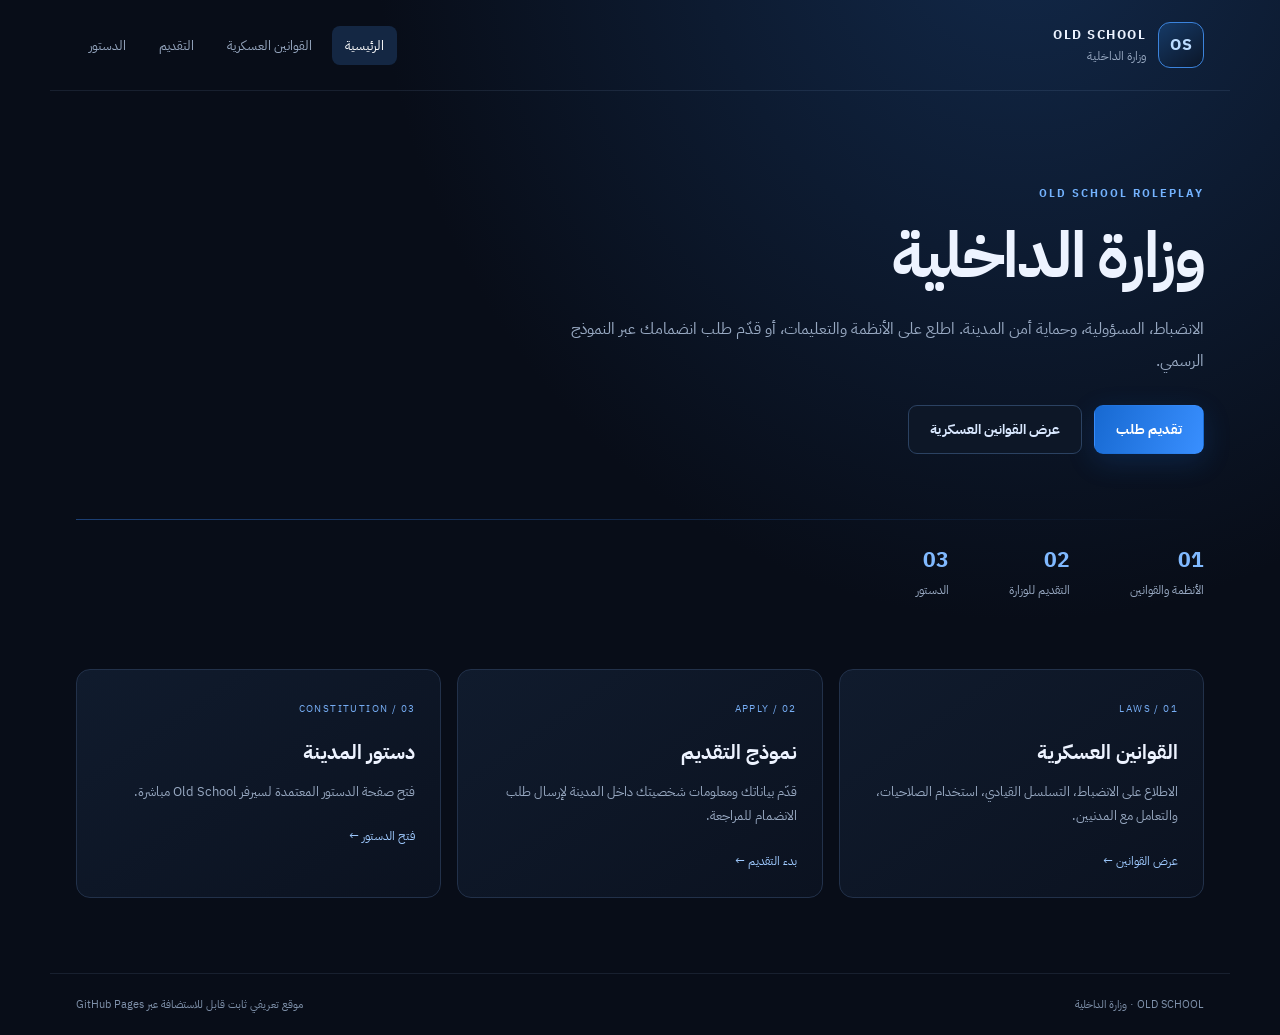
<file: index.html>
<!doctype html>
<html lang="ar" dir="rtl">
<head>
  <meta charset="utf-8">
  <meta name="viewport" content="width=device-width, initial-scale=1">
  <meta name="theme-color" content="#080d18">
  <title>وزارة الداخلية | Old School</title>
  <link rel="stylesheet" href="assets/style.css">
</head>
<body>
  <header class="topbar">
    <a class="brand" href="index.html"><span class="brand-mark">OS</span><span><b>OLD SCHOOL</b><small>وزارة الداخلية</small></span></a>
    <nav><a class="active" href="index.html">الرئيسية</a><a href="laws.html">القوانين العسكرية</a><a href="apply.html">التقديم</a><a href="https://oldschoolsc7.github.io/sc7/pages/constitution.html" target="_blank" rel="noopener">الدستور</a></nav>
  </header>
  <main>
    <section class="hero">
      <div class="eyebrow">OLD SCHOOL ROLEPLAY</div>
      <h1>وزارة الداخلية</h1>
      <p>الانضباط، المسؤولية، وحماية أمن المدينة. اطلع على الأنظمة والتعليمات، أو قدّم طلب انضمامك عبر النموذج الرسمي.</p>
      <div class="actions"><a class="btn primary" href="apply.html">تقديم طلب</a><a class="btn secondary" href="laws.html">عرض القوانين العسكرية</a></div>
      <div class="hero-line"></div>
      <div class="stats"><div><strong>01</strong><span>الأنظمة والقوانين</span></div><div><strong>02</strong><span>التقديم للوزارة</span></div><div><strong>03</strong><span>الدستور</span></div></div>
    </section>
    <section class="cards">
      <a class="card" href="laws.html"><span class="card-index">01 / LAWS</span><h2>القوانين العسكرية</h2><p>الاطلاع على الانضباط، التسلسل القيادي، استخدام الصلاحيات، والتعامل مع المدنيين.</p><span class="card-link">عرض القوانين ←</span></a>
      <a class="card" href="apply.html"><span class="card-index">02 / APPLY</span><h2>نموذج التقديم</h2><p>قدّم بياناتك ومعلومات شخصيتك داخل المدينة لإرسال طلب الانضمام للمراجعة.</p><span class="card-link">بدء التقديم ←</span></a>
      <a class="card" href="https://oldschoolsc7.github.io/sc7/pages/constitution.html" target="_blank" rel="noopener"><span class="card-index">03 / CONSTITUTION</span><h2>دستور المدينة</h2><p>فتح صفحة الدستور المعتمدة لسيرفر Old School مباشرة.</p><span class="card-link">فتح الدستور ←</span></a>
    </section>
  </main>
  <footer>OLD SCHOOL · وزارة الداخلية <span>موقع تعريفي ثابت قابل للاستضافة عبر GitHub Pages</span></footer>
</body>
</html>
</file>
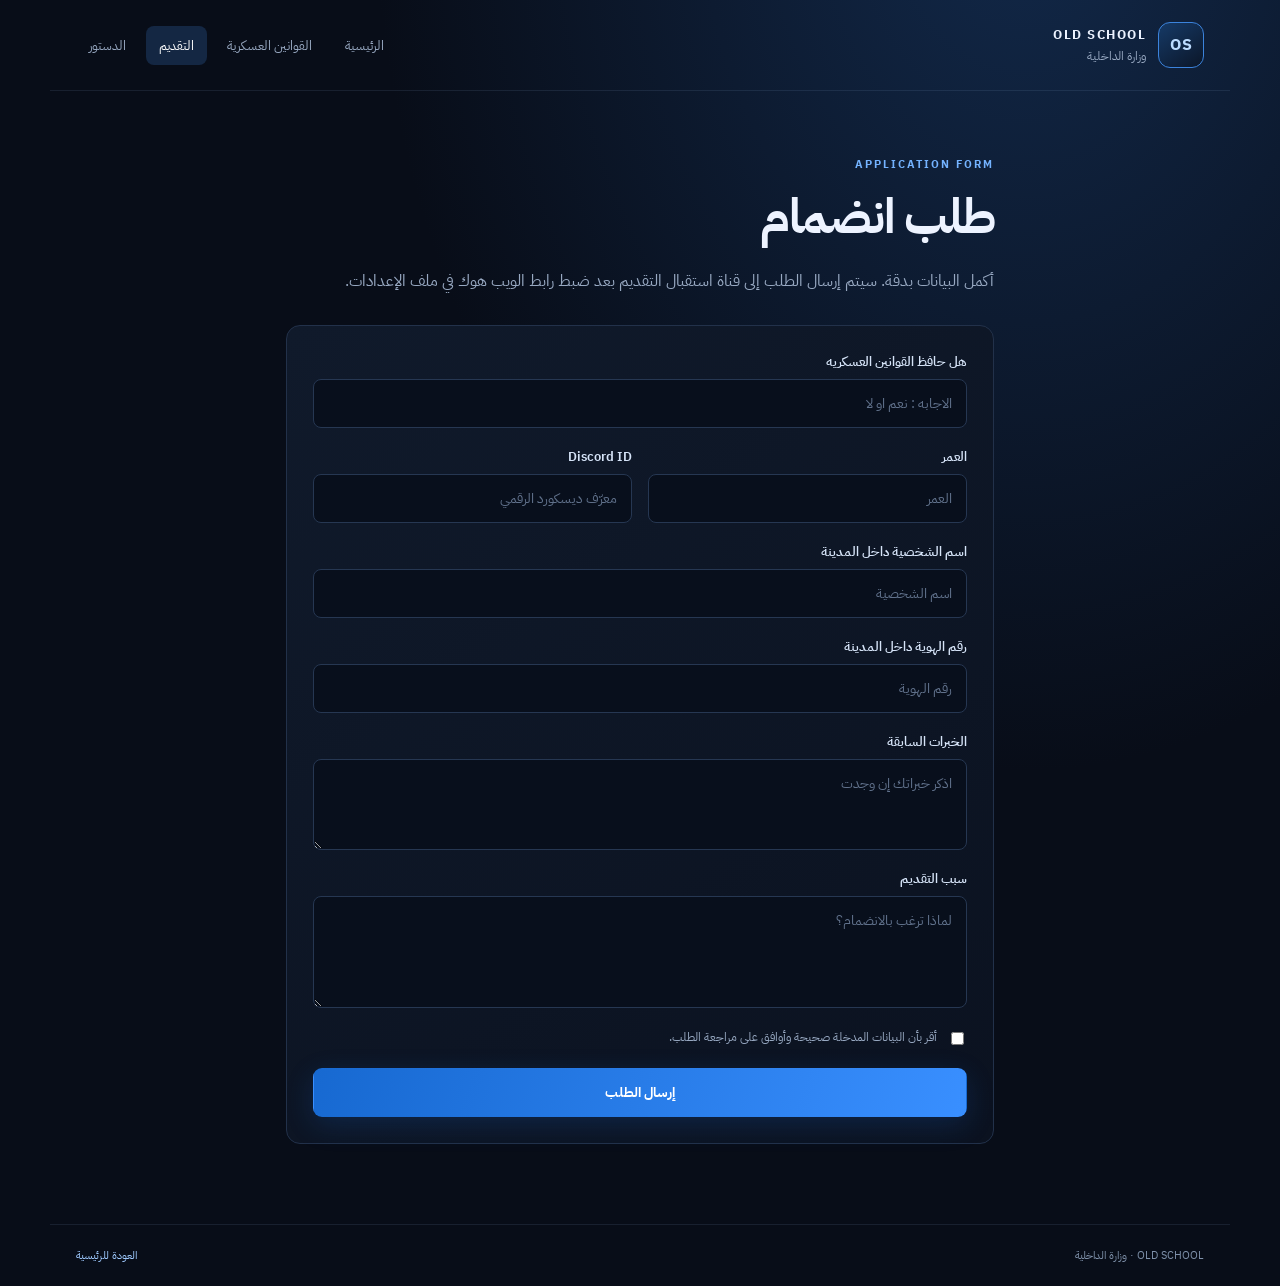
<file: apply.html>
<!doctype html>
<html lang="ar" dir="rtl">
<head><meta charset="utf-8"><meta name="viewport" content="width=device-width, initial-scale=1"><meta name="theme-color" content="#080d18"><title>التقديم | Old School</title><link rel="stylesheet" href="assets/style.css"></head>
<body>
<header class="topbar"><a class="brand" href="index.html"><span class="brand-mark">OS</span><span><b>OLD SCHOOL</b><small>وزارة الداخلية</small></span></a><nav><a href="index.html">الرئيسية</a><a href="laws.html">القوانين العسكرية</a><a class="active" href="apply.html">التقديم</a><a href="https://oldschoolsc7.github.io/sc7/pages/constitution.html" target="_blank" rel="noopener">الدستور</a></nav></header>
<main class="page narrow">
  <div class="eyebrow">APPLICATION FORM</div><h1>طلب انضمام</h1><p class="intro">أكمل البيانات بدقة. سيتم إرسال الطلب إلى قناة استقبال التقديم بعد ضبط رابط الويب هوك في ملف الإعدادات.</p>
  <form id="application-form" class="form-card">
    <div class="field"><label for="fullName">هل حافظ القوانين العسكريه</label><input id="fullName" name="fullName" required maxlength="80" autocomplete="name" placeholder="الاجابه : نعم او لا"></div>
    <div class="form-grid">
      <div class="field"><label for="age">العمر</label><input id="age" name="age" type="number" required min="13" max="99" placeholder="العمر"></div>
      <div class="field"><label for="discordId">Discord ID</label><input id="discordId" name="discordId" required inputmode="numeric" pattern="[0-9]{17,20}" maxlength="20" placeholder="معرّف ديسكورد الرقمي"></div>
    </div>
    <div class="field"><label for="characterName">اسم الشخصية داخل المدينة</label><input id="characterName" name="characterName" required maxlength="80" placeholder="اسم الشخصية"></div>
    <div class="field"><label for="identityNumber">رقم الهوية داخل المدينة</label><input id="identityNumber" name="identityNumber" required maxlength="40" placeholder="رقم الهوية"></div>
    <div class="field"><label for="experience">الخبرات السابقة</label><textarea id="experience" name="experience" rows="3" maxlength="1000" placeholder="اذكر خبراتك إن وجدت"></textarea></div>
    <div class="field"><label for="reason">سبب التقديم</label><textarea id="reason" name="reason" rows="4" required maxlength="1500" placeholder="لماذا ترغب بالانضمام؟"></textarea></div>
    <label class="check"><input type="checkbox" required> أقر بأن البيانات المدخلة صحيحة وأوافق على مراجعة الطلب.</label>
    <button class="btn primary full" type="submit" id="submit-btn">إرسال الطلب</button>
    <p id="form-status" class="form-status" role="status"></p>
  </form>
</main><footer>OLD SCHOOL · وزارة الداخلية <span><a href="index.html">العودة للرئيسية</a></span></footer>
<script src="assets/config.js"></script><script src="assets/apply.js"></script>
</body></html>
</file>
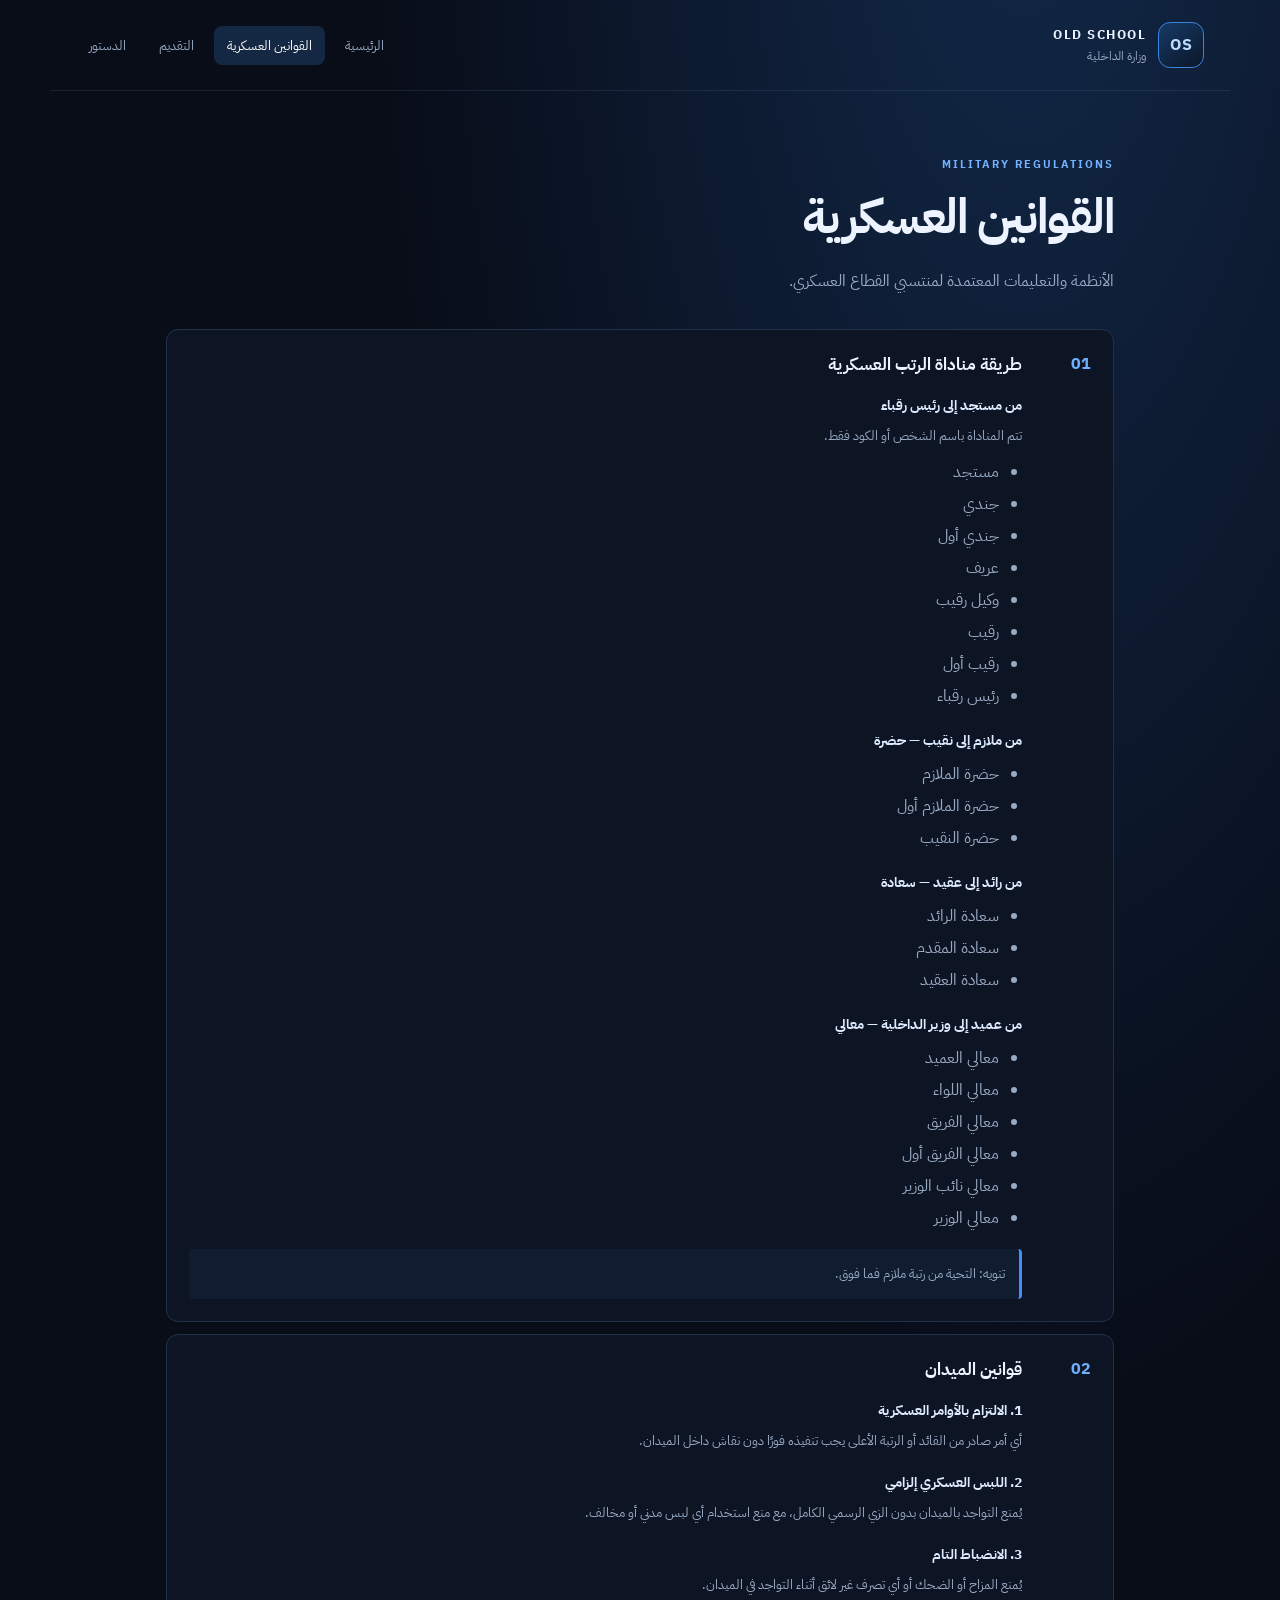
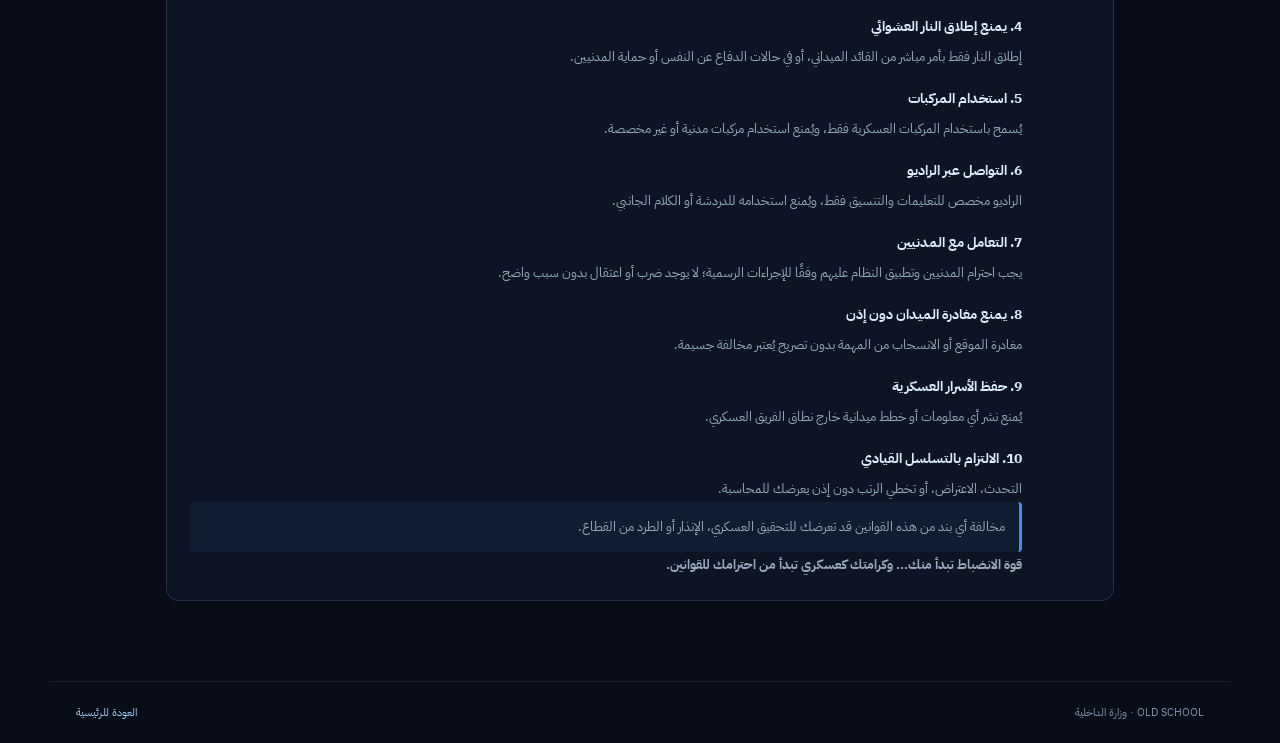
<file: laws.html>
<!doctype html>
<html lang="ar" dir="rtl">
<head><meta charset="utf-8"><meta name="viewport" content="width=device-width, initial-scale=1"><meta name="theme-color" content="#080d18"><title>القوانين العسكرية | Old School</title><link rel="stylesheet" href="assets/style.css"></head>
<body>
<header class="topbar"><a class="brand" href="index.html"><span class="brand-mark">OS</span><span><b>OLD SCHOOL</b><small>وزارة الداخلية</small></span></a><nav><a href="index.html">الرئيسية</a><a class="active" href="laws.html">القوانين العسكرية</a><a href="apply.html">التقديم</a><a href="https://oldschoolsc7.github.io/sc7/pages/constitution.html" target="_blank" rel="noopener">الدستور</a></nav></header>
<main class="page">
  <div class="eyebrow">MILITARY REGULATIONS</div>
  <h1>القوانين العسكرية</h1>
  <p class="intro">الأنظمة والتعليمات المعتمدة لمنتسبي القطاع العسكري.</p>

  <section class="law-list">
    <article class="law"><span>01</span><div><h2>طريقة مناداة الرتب العسكرية</h2>
      <h3>من مستجد إلى رئيس رقباء</h3><p>تتم المناداة باسم الشخص أو الكود فقط.</p>
      <ul><li>مستجد</li><li>جندي</li><li>جندي أول</li><li>عريف</li><li>وكيل رقيب</li><li>رقيب</li><li>رقيب أول</li><li>رئيس رقباء</li></ul>
      <h3>من ملازم إلى نقيب — حضرة</h3><ul><li>حضرة الملازم</li><li>حضرة الملازم أول</li><li>حضرة النقيب</li></ul>
      <h3>من رائد إلى عقيد — سعادة</h3><ul><li>سعادة الرائد</li><li>سعادة المقدم</li><li>سعادة العقيد</li></ul>
      <h3>من عميد إلى وزير الداخلية — معالي</h3><ul><li>معالي العميد</li><li>معالي اللواء</li><li>معالي الفريق</li><li>معالي الفريق أول</li><li>معالي نائب الوزير</li><li>معالي الوزير</li></ul>
      <p class="highlight-note">تنويه: التحية من رتبة ملازم فما فوق.</p>
    </div></article>
    <article class="law"><span>02</span><div><h2>قوانين الميدان</h2>
      <h3>1. الالتزام بالأوامر العسكرية</h3><p>أي أمر صادر من القائد أو الرتبة الأعلى يجب تنفيذه فورًا دون نقاش داخل الميدان.</p>
      <h3>2. اللبس العسكري إلزامي</h3><p>يُمنع التواجد بالميدان بدون الزي الرسمي الكامل، مع منع استخدام أي لبس مدني أو مخالف.</p>
      <h3>3. الانضباط التام</h3><p>يُمنع المزاح أو الضحك أو أي تصرف غير لائق أثناء التواجد في الميدان.</p>
      <h3>4. يمنع إطلاق النار العشوائي</h3><p>إطلاق النار فقط بأمر مباشر من القائد الميداني، أو في حالات الدفاع عن النفس أو حماية المدنيين.</p>
      <h3>5. استخدام المركبات</h3><p>يُسمح باستخدام المركبات العسكرية فقط، ويُمنع استخدام مركبات مدنية أو غير مخصصة.</p>
      <h3>6. التواصل عبر الراديو</h3><p>الراديو مخصص للتعليمات والتنسيق فقط، ويُمنع استخدامه للدردشة أو الكلام الجانبي.</p>
      <h3>7. التعامل مع المدنيين</h3><p>يجب احترام المدنيين وتطبيق النظام عليهم وفقًا للإجراءات الرسمية؛ لا يوجد ضرب أو اعتقال بدون سبب واضح.</p>
      <h3>8. يمنع مغادرة الميدان دون إذن</h3><p>مغادرة الموقع أو الانسحاب من المهمة بدون تصريح يُعتبر مخالفة جسيمة.</p>
      <h3>9. حفظ الأسرار العسكرية</h3><p>يُمنع نشر أي معلومات أو خطط ميدانية خارج نطاق الفريق العسكري.</p>
      <h3>10. الالتزام بالتسلسل القيادي</h3><p>التحدث، الاعتراض، أو تخطي الرتب دون إذن يعرضك للمحاسبة.</p>
      <p class="highlight-note">مخالفة أي بند من هذه القوانين قد تعرضك للتحقيق العسكري، الإنذار أو الطرد من القطاع.</p>
      <p class="closing-note">قوة الانضباط تبدأ منك... وكرامتك كعسكري تبدأ من احترامك للقوانين.</p>
    </div></article>
  </section>
</main><footer>OLD SCHOOL · وزارة الداخلية <span><a href="index.html">العودة للرئيسية</a></span></footer>
</body></html>
</file>
<file: assets/style.css>
@import url('https://fonts.googleapis.com/css2?family=IBM+Plex+Sans+Arabic:wght@400;500;600;700&display=swap');
:root{--bg:#080d18;--panel:#0d1524;--panel2:#111d30;--line:#22314a;--text:#edf3ff;--muted:#98a9c2;--blue:#388bff;--blue2:#74b3ff}
*{box-sizing:border-box}html{scroll-behavior:smooth}body{margin:0;background:radial-gradient(ellipse at 80% -10%,#12294a 0,transparent 45%),var(--bg);color:var(--text);font-family:"IBM Plex Sans Arabic",Tahoma,sans-serif;min-height:100vh}a{color:inherit;text-decoration:none}.topbar{max-width:1180px;margin:auto;padding:22px 26px;display:flex;align-items:center;justify-content:space-between;gap:24px;border-bottom:1px solid rgba(140,170,210,.12)}.brand{display:flex;align-items:center;gap:12px}.brand-mark{width:46px;height:46px;display:grid;place-items:center;border:1px solid #3b83dc;border-radius:12px;background:linear-gradient(145deg,#163a67,#0b1628);color:#bcdcff;font-weight:700;letter-spacing:1px}.brand b,.brand small{display:block}.brand b{font-size:13px;letter-spacing:1.5px}.brand small{font-size:12px;color:var(--muted);margin-top:3px}nav{display:flex;align-items:center;gap:7px;flex-wrap:wrap}nav a{padding:10px 13px;color:var(--muted);font-size:13px;border-radius:8px;transition:.2s}nav a:hover,nav a.active{color:#fff;background:#142743}.hero{max-width:1180px;margin:0 auto;padding:94px 26px 55px;position:relative}.eyebrow{font-size:11px;letter-spacing:2px;color:var(--blue2);font-weight:700}.hero h1,.page h1{font-size:clamp(38px,6vw,64px);line-height:1.2;margin:16px 0 18px;letter-spacing:-1.5px}.hero p,.intro{max-width:680px;color:var(--muted);line-height:2;font-size:16px}.actions{display:flex;gap:12px;flex-wrap:wrap;margin-top:28px}.btn{font:inherit;font-size:14px;font-weight:700;border:1px solid transparent;border-radius:9px;padding:13px 21px;cursor:pointer;display:inline-flex;align-items:center;justify-content:center;transition:transform .2s,background .2s}.btn:hover{transform:translateY(-2px)}.primary{background:linear-gradient(110deg,#1769d1,#398fff);color:white;box-shadow:0 8px 28px #1769d133}.secondary{border-color:#2b4262;background:#0d1727;color:#d9e8ff}.hero-line{height:1px;background:linear-gradient(90deg,#398bff66,transparent);margin-top:65px}.stats{display:flex;gap:60px;padding-top:24px;flex-wrap:wrap}.stats div{display:grid;gap:5px}.stats strong{font-size:21px;color:#80b9ff}.stats span{font-size:12px;color:var(--muted)}.cards{max-width:1180px;margin:0 auto;padding:15px 26px 75px;display:grid;grid-template-columns:repeat(3,1fr);gap:16px}.card{border:1px solid var(--line);border-radius:14px;padding:25px;background:linear-gradient(145deg,#101b2d,#0b1220);min-height:220px;transition:.25s}.card:hover{border-color:#3979c2;transform:translateY(-4px)}.card-index{font-size:10px;color:#76adf4;letter-spacing:1.4px}.card h2{font-size:20px;margin:18px 0 10px}.card p{font-size:13px;line-height:1.9;color:var(--muted)}.card-link{display:inline-block;font-size:12px;color:#9fcaff;margin-top:10px}.page{max-width:1000px;margin:0 auto;padding:65px 26px 80px}.page.narrow{max-width:760px}.page h1{font-size:clamp(34px,5vw,48px)}.law-list{display:grid;gap:12px;margin-top:32px}.law{display:grid;grid-template-columns:54px 1fr;gap:15px;padding:22px;border:1px solid var(--line);border-radius:12px;background:#0d1524}.law>span{font-size:16px;font-weight:700;color:#6eafff}.law h2{font-size:17px;margin:0 0 8px}.law p{font-size:13px;line-height:2;color:var(--muted);margin:0}.notice{margin-top:22px;padding:17px;border-right:3px solid #438ef0;background:#101d30;color:#b9c9df;font-size:13px;line-height:1.9}.form-card{margin-top:28px;padding:26px;border:1px solid var(--line);border-radius:14px;background:linear-gradient(145deg,#101a2b,#0b1220)}.field{display:grid;gap:8px;margin-bottom:19px}.field label{font-size:13px;color:#d6e4f8;font-weight:600}.field input,.field textarea{width:100%;font:inherit;font-size:14px;color:var(--text);background:#080f1c;border:1px solid #263752;border-radius:8px;padding:13px 14px;outline:none;resize:vertical}.field input:focus,.field textarea:focus{border-color:#448ff0;box-shadow:0 0 0 3px #398bff18}.field input::placeholder,.field textarea::placeholder{color:#60718b}.form-grid{display:grid;grid-template-columns:1fr 1fr;gap:16px}.check{display:flex;align-items:flex-start;gap:10px;color:var(--muted);font-size:12px;line-height:1.8;margin:8px 0 20px}.check input{margin-top:5px;accent-color:var(--blue)}.full{width:100%}.btn:disabled{opacity:.65;cursor:wait;transform:none}.form-status{font-size:13px;line-height:1.8;margin-bottom:0}.form-status:empty{display:none}.form-status.success{color:#75d9a4}.form-status.error{color:#ff9c9c}footer{max-width:1180px;margin:auto;padding:22px 26px;border-top:1px solid rgba(140,170,210,.12);display:flex;justify-content:space-between;gap:15px;flex-wrap:wrap;color:#7f91aa;font-size:11px}footer a{color:#9fcaff}@media(max-width:760px){.topbar{align-items:flex-start;flex-direction:column}.cards{grid-template-columns:1fr}.hero{padding-top:60px}.stats{gap:26px}.form-grid{grid-template-columns:1fr;gap:0}.page{padding-top:45px}.form-card{padding:19px}}
.law h3{font-size:14px;color:#dceaff;margin:18px 0 7px}.law ul{margin:7px 0 15px;padding-right:23px;color:var(--muted);line-height:2}.highlight-note{margin-top:16px;padding:12px 14px;border-right:3px solid #438ef0;background:#101d30;color:#c8dcf6;border-radius:4px}.closing-note{font-weight:700;color:#8bbfff;margin-top:16px}
</file>
